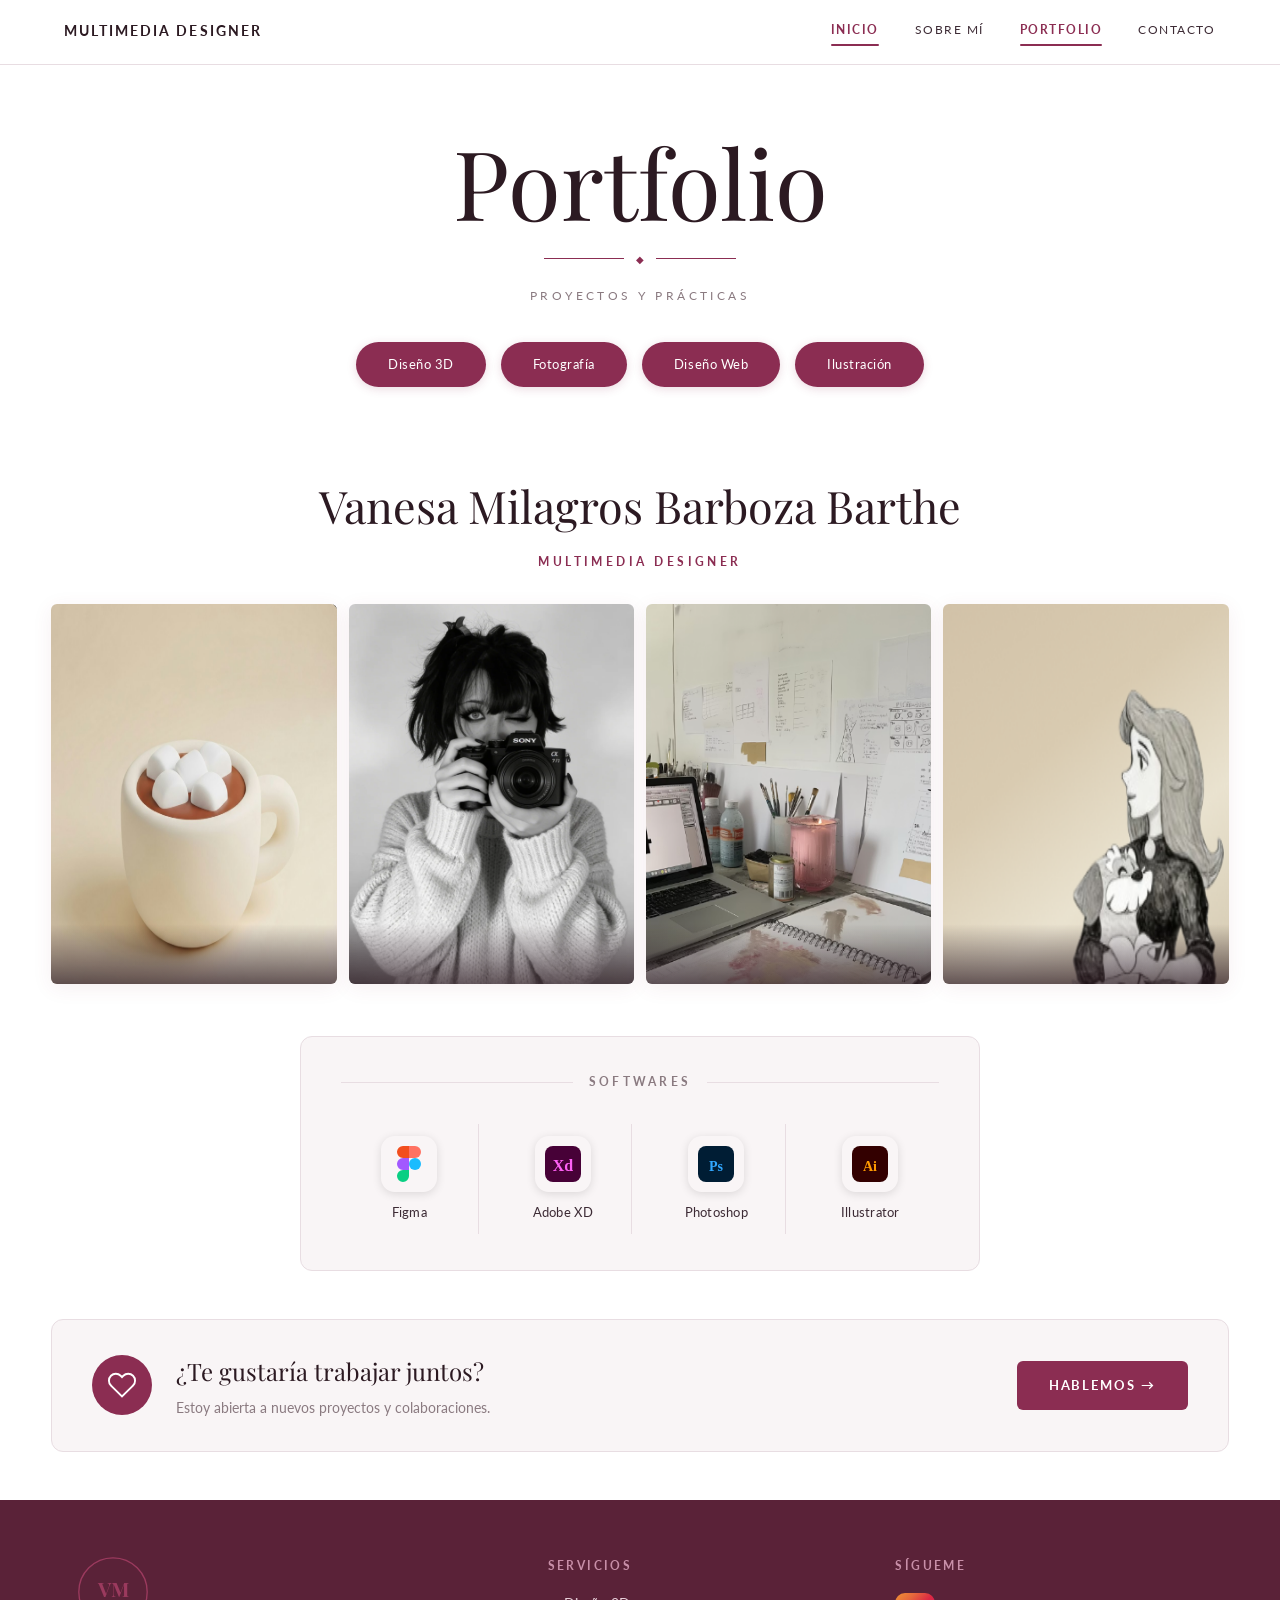
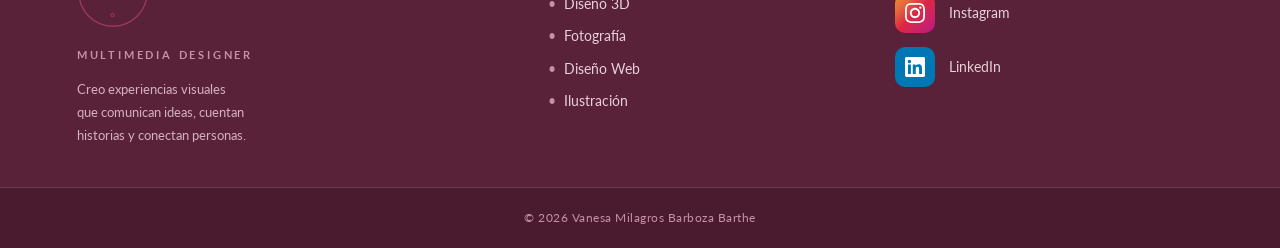
<file: index.html>
<!DOCTYPE html>
<html lang="es">
<head>
  <meta charset="UTF-8" />
  <meta name="viewport" content="width=device-width, initial-scale=1.0" />
  <title>Portfolio – Vanesa Milagros Barboza Barthe</title>
  <link rel="stylesheet" href="styles.css" />
  <link href="https://fonts.googleapis.com/css2?family=Playfair+Display:ital,wght@0,400;0,700;1,400&family=Cormorant+Garamond:wght@300;400;600&family=Lato:wght@300;400;700&display=swap" rel="stylesheet" />
</head>
<body>

  <!-- ===== NAVBAR ===== -->
  <header class="navbar">
    <div class="nav-brand">MULTIMEDIA DESIGNER</div>
    <nav class="nav-links" id="navLinks">
    <a href="index.html" class="active">INICIO</a>
      <a href="sobre-mi.html">SOBRE MÍ</a>
      <a href="portfolio.html" class="active">PORTFOLIO</a>
      <a href="contacto.html">CONTACTO</a>
    </nav>
    <button class="nav-toggle" aria-label="Menú">&#9776;</button>
  </header>

  <!-- ===== HERO PORTFOLIO ===== -->
  <section class="portfolio-hero">
    <h1 class="portfolio-title">Portfolio</h1>
    <div class="title-divider">
      <span class="line"></span>
      <span class="diamond">&#9670;</span>
      <span class="line"></span>
    </div>
    <p class="subtitle">PROYECTOS Y PRÁCTICAS</p>

    <!-- Filter Buttons -->
    <div class="filters">
      <a href="diseño-3d.html" class="filter-btn">Diseño 3D</a>
      <a href="fotografia.html" class="filter-btn">Fotografía</a>
      <a href="diseño-web.html" class="filter-btn">Diseño Web</a>
      <a href="ilustracion.html" class="filter-btn">Ilustración</a>
    </div>
  </section>

    <h2 class="designer-name">Vanesa Milagros Barboza Barthe</h2>
     <p class="designer-role">MULTIMEDIA DESIGNER</p>

  <!-- ===== GALLERY GRID ===== -->
  <section class="gallery">

    <a href="diseño-3d.html" class="gallery-card">
      <img class="card-img" src="img/Portfolio1_1.png" alt="Diseño 3D" />
      <div class="card-overlay">
        <div class="card-icon">
          <svg viewBox="0 0 24 24" fill="none" stroke="currentColor" stroke-width="1.5" width="28" height="28">
            <path d="M21 16V8a2 2 0 0 0-1-1.73l-7-4a2 2 0 0 0-2 0l-7 4A2 2 0 0 0 3 8v8a2 2 0 0 0 1 1.73l7 4a2 2 0 0 0 2 0l7-4A2 2 0 0 0 21 16z"/>
          </svg>
        </div>
        <span class="card-label">Ver Diseño 3D</span>
      </div>
    </a>

    <a href="fotografia.html" class="gallery-card">
      <img class="card-img" src="img/Portfolio1_2.webp" alt="Fotografía" />
      <div class="card-overlay">
        <div class="card-icon">
          <svg viewBox="0 0 24 24" fill="none" stroke="currentColor" stroke-width="1.5" width="28" height="28">
            <path d="M23 19a2 2 0 0 1-2 2H3a2 2 0 0 1-2-2V8a2 2 0 0 1 2-2h4l2-3h6l2 3h4a2 2 0 0 1 2 2z"/>
            <circle cx="12" cy="13" r="4"/>
          </svg>
        </div>
        <span class="card-label">Ver Fotografía</span>
      </div>
    </a>

    <a href="diseño-web.html" class="gallery-card">
      <img class="card-img" src="img/Portfolio1_3.png" alt="Diseño Web" />
      <div class="card-overlay">
        <div class="card-icon">
          <svg viewBox="0 0 24 24" fill="none" stroke="currentColor" stroke-width="1.5" width="28" height="28">
            <rect x="3" y="3" width="18" height="18" rx="2"/>
            <path d="M3 9h18M9 21V9"/>
          </svg>
        </div>
        <span class="card-label">Ver Diseño Web</span>
      </div>
    </a>

    <a href="ilustracion.html" class="gallery-card">
      <img class="card-img" src="img/Portfolio1_4.png" alt="Ilustración" />
      <div class="card-overlay">
        <div class="card-icon">
          <svg viewBox="0 0 24 24" fill="none" stroke="currentColor" stroke-width="1.5" width="28" height="28">
            <path d="M12 20h9"/>
            <path d="M16.5 3.5a2.121 2.121 0 0 1 3 3L7 19l-4 1 1-4L16.5 3.5z"/>
          </svg>
        </div>
        <span class="card-label">Ver Ilustración</span>
      </div>
    </a>

  </section>

  <!-- ===== SOFTWARES ===== -->
  <section class="softwares-section">
    <div class="softwares-inner">
      <div class="section-divider">
        <span class="thin-line"></span>
        <span class="section-label">SOFTWARES</span>
        <span class="thin-line"></span>
      </div>
      <div class="softwares-grid">

        <div class="software-item">
          <div class="software-icon">
            <svg viewBox="0 0 38 57" width="36" height="36" fill="none" xmlns="http://www.w3.org/2000/svg">
              <path d="M19 28.5a9.5 9.5 0 1 1 19 0 9.5 9.5 0 0 1-19 0z" fill="#1ABCFE"/>
              <path d="M0 47.5A9.5 9.5 0 0 1 9.5 38H19v9.5A9.5 9.5 0 1 1 0 47.5z" fill="#0ACF83"/>
              <path d="M19 0v19h9.5a9.5 9.5 0 1 0 0-19H19z" fill="#FF7262"/>
              <path d="M0 9.5A9.5 9.5 0 0 0 9.5 19H19V0H9.5A9.5 9.5 0 0 0 0 9.5z" fill="#F24E1E"/>
              <path d="M0 28.5A9.5 9.5 0 0 0 9.5 38H19V19H9.5A9.5 9.5 0 0 0 0 28.5z" fill="#A259FF"/>
            </svg>
          </div>
          <span>Figma</span>
        </div>

        <div class="software-item">
          <div class="software-icon">
            <svg viewBox="0 0 36 36" width="36" height="36" xmlns="http://www.w3.org/2000/svg">
              <rect width="36" height="36" rx="8" fill="#470137"/>
              <text x="18" y="25" text-anchor="middle" fill="#FF61F6" font-size="16" font-weight="bold" font-family="serif">Xd</text>
            </svg>
          </div>
          <span>Adobe XD</span>
        </div>

        <div class="software-item">
          <div class="software-icon">
            <svg viewBox="0 0 36 36" width="36" height="36" xmlns="http://www.w3.org/2000/svg">
              <rect width="36" height="36" rx="8" fill="#001D34"/>
              <text x="18" y="25" text-anchor="middle" fill="#31A8FF" font-size="14" font-weight="bold" font-family="serif">Ps</text>
            </svg>
          </div>
          <span>Photoshop</span>
        </div>

        <div class="software-item">
          <div class="software-icon">
            <svg viewBox="0 0 36 36" width="36" height="36" xmlns="http://www.w3.org/2000/svg">
              <rect width="36" height="36" rx="8" fill="#330000"/>
              <text x="18" y="25" text-anchor="middle" fill="#FF9A00" font-size="14" font-weight="bold" font-family="serif">Ai</text>
            </svg>
          </div>
          <span>Illustrator</span>
        </div>

      </div>
    </div>
  </section>

  <!-- ===== CTA BANNER ===== -->
  <div class="cta-banner">
    <div class="cta-icon">
      <svg viewBox="0 0 24 24" fill="none" stroke="white" stroke-width="1.5" width="30" height="30">
        <path d="M20.84 4.61a5.5 5.5 0 0 0-7.78 0L12 5.67l-1.06-1.06a5.5 5.5 0 0 0-7.78 7.78l1.06 1.06L12 21.23l7.78-7.78 1.06-1.06a5.5 5.5 0 0 0 0-7.78z"/>
      </svg>
    </div>
    <div class="cta-text">
      <h3>¿Te gustaría trabajar juntos?</h3>
      <p>Estoy abierta a nuevos proyectos y colaboraciones.</p>
    </div>
    <a href="contacto.html" class="cta-btn">HABLEMOS &rarr;</a>
  </div>

  <!-- ===== FOOTER ===== -->
  <footer class="footer">
    <div class="footer-inner">

      <div class="footer-brand">
        <div class="footer-logo">
          <svg viewBox="0 0 80 80" width="72" height="72" xmlns="http://www.w3.org/2000/svg">
            <circle cx="40" cy="40" r="38" fill="none" stroke="#9b3a5e" stroke-width="1.5"/>
            <text x="40" y="46" text-anchor="middle" fill="#9b3a5e" font-size="22" font-weight="700" font-family="'Playfair Display', serif">VM</text>
            <text x="40" y="68" text-anchor="middle" fill="#9b3a5e" font-size="7" font-family="'Lato', sans-serif" letter-spacing="2">✿</text>
          </svg>
        </div>
        <p class="footer-role">MULTIMEDIA DESIGNER</p>
        <p class="footer-tagline">Creo experiencias visuales<br />que comunican ideas, cuentan<br />historias y conectan personas.</p>
      </div>

      <div class="footer-services">
        <h4>SERVICIOS</h4>
        <ul>
          <li><a href="diseño-3d.html">Diseño 3D</a></li>
          <li><a href="fotografia.html">Fotografía</a></li>
          <li><a href="diseño-web.html">Diseño Web</a></li>
          <li><a href="ilustracion.html">Ilustración</a></li>
        </ul>
      </div>

      <div class="footer-social">
        <h4>SÍGUEME</h4>
        <a href="#" class="social-link">
          <div class="social-icon instagram">
            <svg viewBox="0 0 24 24" fill="white" width="20" height="20">
              <path d="M12 2.163c3.204 0 3.584.012 4.85.07 3.252.148 4.771 1.691 4.919 4.919.058 1.265.069 1.645.069 4.849 0 3.205-.012 3.584-.069 4.849-.149 3.225-1.664 4.771-4.919 4.919-1.266.058-1.644.07-4.85.07-3.204 0-3.584-.012-4.849-.07-3.26-.149-4.771-1.699-4.919-4.92-.058-1.265-.07-1.644-.07-4.849 0-3.204.013-3.583.07-4.849.149-3.227 1.664-4.771 4.919-4.919 1.266-.057 1.645-.069 4.849-.069zm0-2.163c-3.259 0-3.667.014-4.947.072-4.358.2-6.78 2.618-6.98 6.98-.059 1.281-.073 1.689-.073 4.948 0 3.259.014 3.668.072 4.948.2 4.358 2.618 6.78 6.98 6.98 1.281.058 1.689.072 4.948.072 3.259 0 3.668-.014 4.948-.072 4.354-.2 6.782-2.618 6.979-6.98.059-1.28.073-1.689.073-4.948 0-3.259-.014-3.667-.072-4.947-.196-4.354-2.617-6.78-6.979-6.98-1.281-.059-1.69-.073-4.949-.073zm0 5.838c-3.403 0-6.162 2.759-6.162 6.162s2.759 6.163 6.162 6.163 6.162-2.759 6.162-6.163c0-3.403-2.759-6.162-6.162-6.162zm0 10.162c-2.209 0-4-1.79-4-4 0-2.209 1.791-4 4-4s4 1.791 4 4c0 2.21-1.791 4-4 4zm6.406-11.845c-.796 0-1.441.645-1.441 1.44s.645 1.44 1.441 1.44c.795 0 1.439-.645 1.439-1.44s-.644-1.44-1.439-1.44z"/>
            </svg>
          </div>
          Instagram
        </a>
        <a href="#" class="social-link">
          <div class="social-icon linkedin">
            <svg viewBox="0 0 24 24" fill="white" width="20" height="20">
              <path d="M20.447 20.452h-3.554v-5.569c0-1.328-.027-3.037-1.852-3.037-1.853 0-2.136 1.445-2.136 2.939v5.667H9.351V9h3.414v1.561h.046c.477-.9 1.637-1.85 3.37-1.85 3.601 0 4.267 2.37 4.267 5.455v6.286zM5.337 7.433c-1.144 0-2.063-.926-2.063-2.065 0-1.138.92-2.063 2.063-2.063 1.14 0 2.064.925 2.064 2.063 0 1.139-.925 2.065-2.064 2.065zm1.782 13.019H3.555V9h3.564v11.452zM22.225 0H1.771C.792 0 0 .774 0 1.729v20.542C0 23.227.792 24 1.771 24h20.451C23.2 24 24 23.227 24 22.271V1.729C24 .774 23.2 0 22.222 0h.003z"/>
            </svg>
          </div>
          LinkedIn
        </a>
      </div>

    </div>

    <div class="footer-bottom">
     <p>© 2026 Vanesa Milagros Barboza Barthe</p>
    </div>
  </footer>

  <script>
    // Mobile nav toggle
    const toggle = document.querySelector('.nav-toggle');
    const navLinks = document.querySelector('.nav-links');
    toggle.addEventListener('click', () => navLinks.classList.toggle('open'));
  </script>

</body>
</html>
</file>
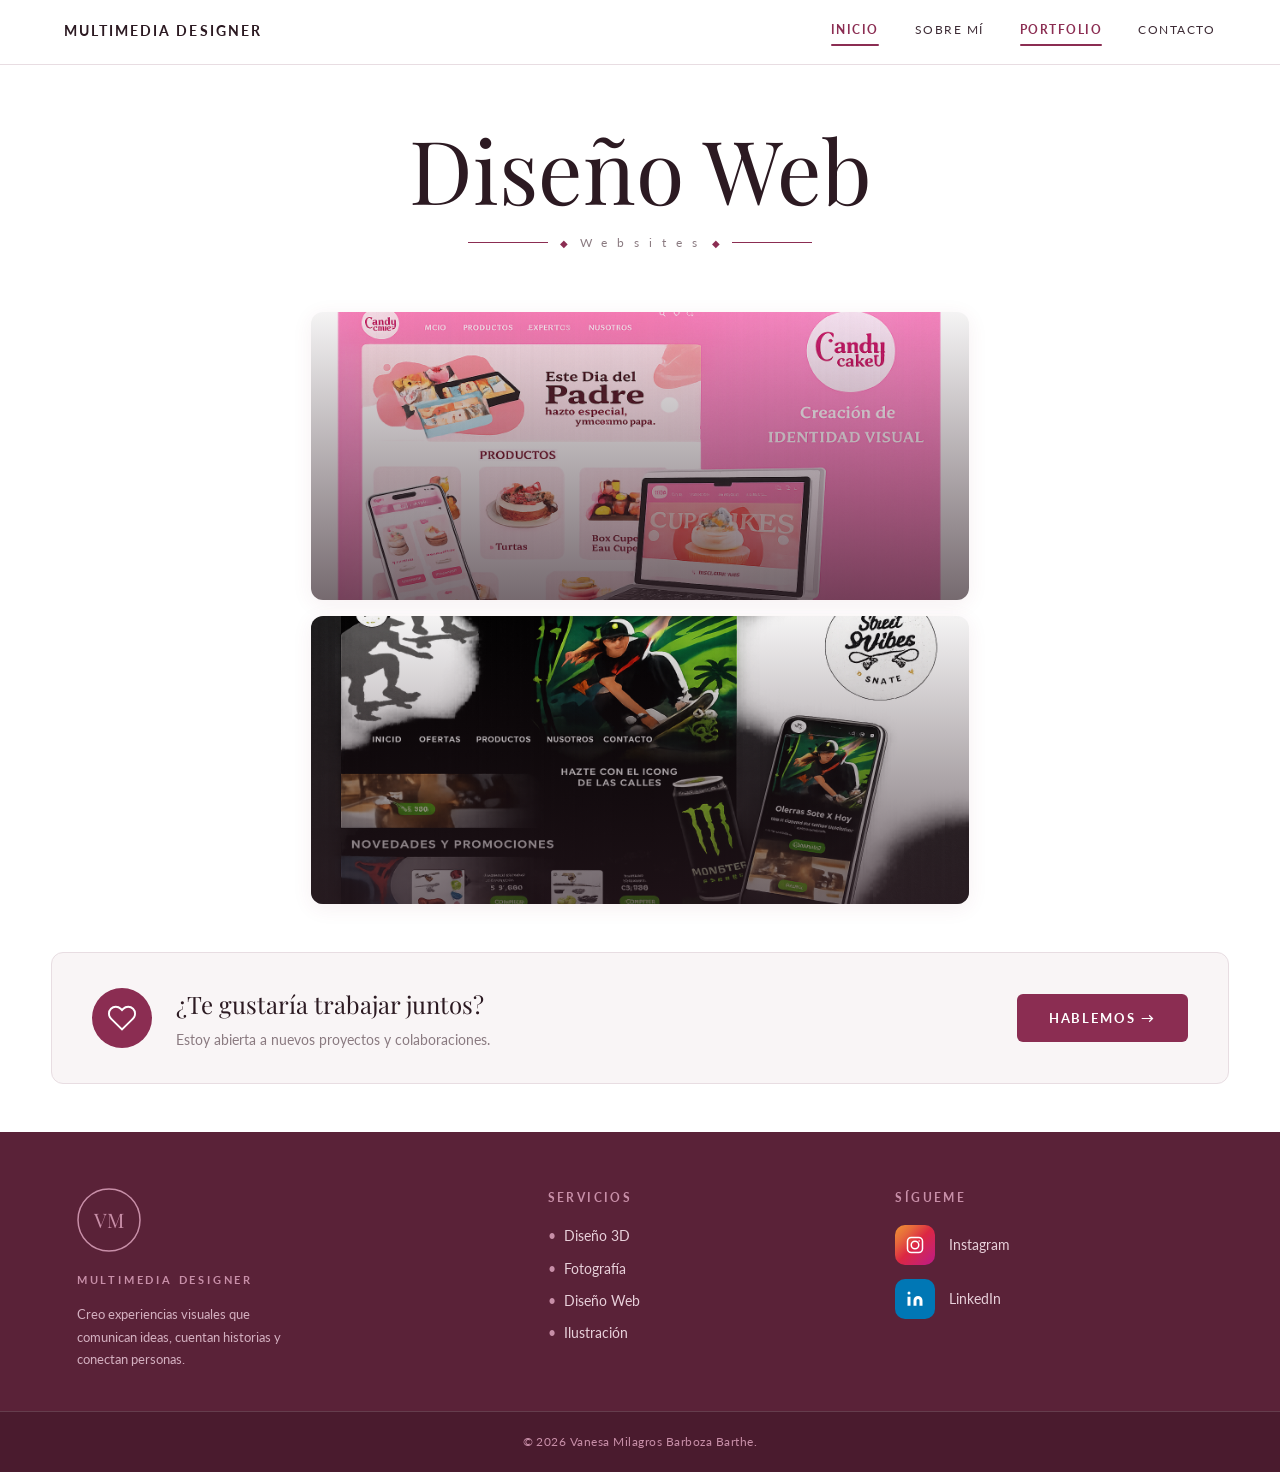
<file: diseño-web.html>
<!DOCTYPE html>
<html lang="es">
<head>
  <meta charset="UTF-8" />
  <meta name="viewport" content="width=device-width, initial-scale=1.0" />
  <title>Diseño Web | Multimedia Designer</title>
  <link href="https://fonts.googleapis.com/css2?family=Playfair+Display:ital,wght@0,400;0,700;1,400&family=Cormorant+Garamond:ital,wght@0,300;0,400;1,300&family=Lato:wght@300;400;700&display=swap" rel="stylesheet" />
  <link rel="stylesheet" href="styles.css" />
</head>
<body>

 <!-- ===== NAVBAR ===== -->
  <header class="navbar">
    <div class="nav-brand">MULTIMEDIA DESIGNER</div>
    <nav class="nav-links" id="navLinks">
    <a href="index.html" class="active">INICIO</a>
      <a href="sobre-mi.html">SOBRE MÍ</a>
      <a href="portfolio.html" class="active">PORTFOLIO</a>
      <a href="contacto.html">CONTACTO</a>
    </nav>
    <button class="nav-toggle" aria-label="Menú">&#9776;</button>
  </header>

  <!-- ═══════════════════════════════════════
       HERO
  ═══════════════════════════════════════ -->
  <section class="subpage-hero">
    <h1 class="subpage-title">Diseño Web</h1>
    <div class="title-divider">
      <span class="line"></span>
      <span class="diamond">◆</span>
      <p class="subtitle" style="margin:0; letter-spacing: 0.3em;">W e b s i t e s</p>
      <span class="diamond">◆</span>
      <span class="line"></span>
    </div>
  </section>

  <!-- ═══════════════════════════════════════
       PROYECTOS – tarjetas apiladas
  ═══════════════════════════════════════ -->
  <section style="display: flex; flex-direction: column; gap: 16px; max-width: 760px; margin: 0 auto; padding: 0 4% 48px;">

    <!-- Proyecto 1: Candy Cake -->
    <div class="subpage-card" style="aspect-ratio: 16 / 7; border-radius: 12px;">
      <img
        src="img/diseño-web/1Disweb.png"
        alt="Proyecto web Candy Cake – identidad visual y e-commerce"
        class="subpage-img"
      />
      <div class="subpage-overlay"></div>
    </div>

    <!-- Proyecto 2: Street / skate (oscuro) -->
    <div class="subpage-card" style="aspect-ratio: 16 / 7; border-radius: 12px;">
      <img
        src="img/diseño-web/2Disweb.png"
        alt="Proyecto web street skate – diseño oscuro con identidad urbana"
        class="subpage-img"
        /><div class="subpage-overlay"></div>
      </div>

  </section>

   <!-- ===== CTA BANNER ===== -->
  <div class="cta-banner">
    <div class="cta-icon">
      <svg viewBox="0 0 24 24" fill="none" stroke="white" stroke-width="1.5" width="30" height="30">
        <path d="M20.84 4.61a5.5 5.5 0 0 0-7.78 0L12 5.67l-1.06-1.06a5.5 5.5 0 0 0-7.78 7.78l1.06 1.06L12 21.23l7.78-7.78 1.06-1.06a5.5 5.5 0 0 0 0-7.78z"/>
      </svg>
    </div>
    <div class="cta-text">
      <h3>¿Te gustaría trabajar juntos?</h3>
      <p>Estoy abierta a nuevos proyectos y colaboraciones.</p>
    </div>
    <a href="contacto.html" class="cta-btn">HABLEMOS &rarr;</a>
  </div>

  <!-- ═══════════════════════════════════════
       FOOTER
  ═══════════════════════════════════════ -->
  <footer class="footer">
    <div class="footer-inner">

      <div class="footer-brand">
        <div class="footer-logo">
          <svg width="64" height="64" viewBox="0 0 64 64" fill="none" xmlns="http://www.w3.org/2000/svg">
            <circle cx="32" cy="32" r="31" stroke="#c88fa8" stroke-width="1.5"/>
            <text x="50%" y="54%" dominant-baseline="middle" text-anchor="middle"
              font-family="Playfair Display, serif" font-size="20" fill="#c88fa8">VM</text>
          </svg>
        </div>
        <p class="footer-role">MULTIMEDIA DESIGNER</p>
        <p class="footer-tagline">
          Creo experiencias visuales que<br />
          comunican ideas, cuentan historias y<br />
          conectan personas.
        </p>
      </div>

     <div class="footer-services">
        <h4>SERVICIOS</h4>
        <ul>
          <li><a href="diseño-3d.html">Diseño 3D</a></li>
          <li><a href="fotografia.html">Fotografía</a></li>
          <li><a href="diseño-web.html">Diseño Web</a></li>
          <li><a href="ilustracion.html">Ilustración</a></li>
        </ul>
      </div>

      <div class="footer-social">
        <h4>SÍGUEME</h4>
        <a href="https://instagram.com" target="_blank" rel="noopener" class="social-link">
          <span class="social-icon instagram">
            <svg width="18" height="18" viewBox="0 0 24 24" fill="none" stroke="#fff" stroke-width="2">
              <rect x="2" y="2" width="20" height="20" rx="5"/>
              <circle cx="12" cy="12" r="5"/>
              <circle cx="17.5" cy="6.5" r="1" fill="#fff" stroke="none"/>
            </svg>
          </span>
          Instagram
        </a>
        <a href="https://linkedin.com" target="_blank" rel="noopener" class="social-link">
          <span class="social-icon linkedin">
            <svg width="18" height="18" viewBox="0 0 24 24" fill="#fff">
              <path d="M16 8a6 6 0 0 1 6 6v7h-4v-7a2 2 0 0 0-2-2 2 2 0 0 0-2 2v7h-4v-7a6 6 0 0 1 6-6z"/>
              <rect x="2" y="9" width="4" height="12"/>
              <circle cx="4" cy="4" r="2"/>
            </svg>
          </span>
          LinkedIn
        </a>
      </div>

    </div>

    <div class="footer-bottom">
      <p>© 2026 Vanesa Milagros Barboza Barthe.</p>
    </div>
  </footer>

</body>
</html>
</file>
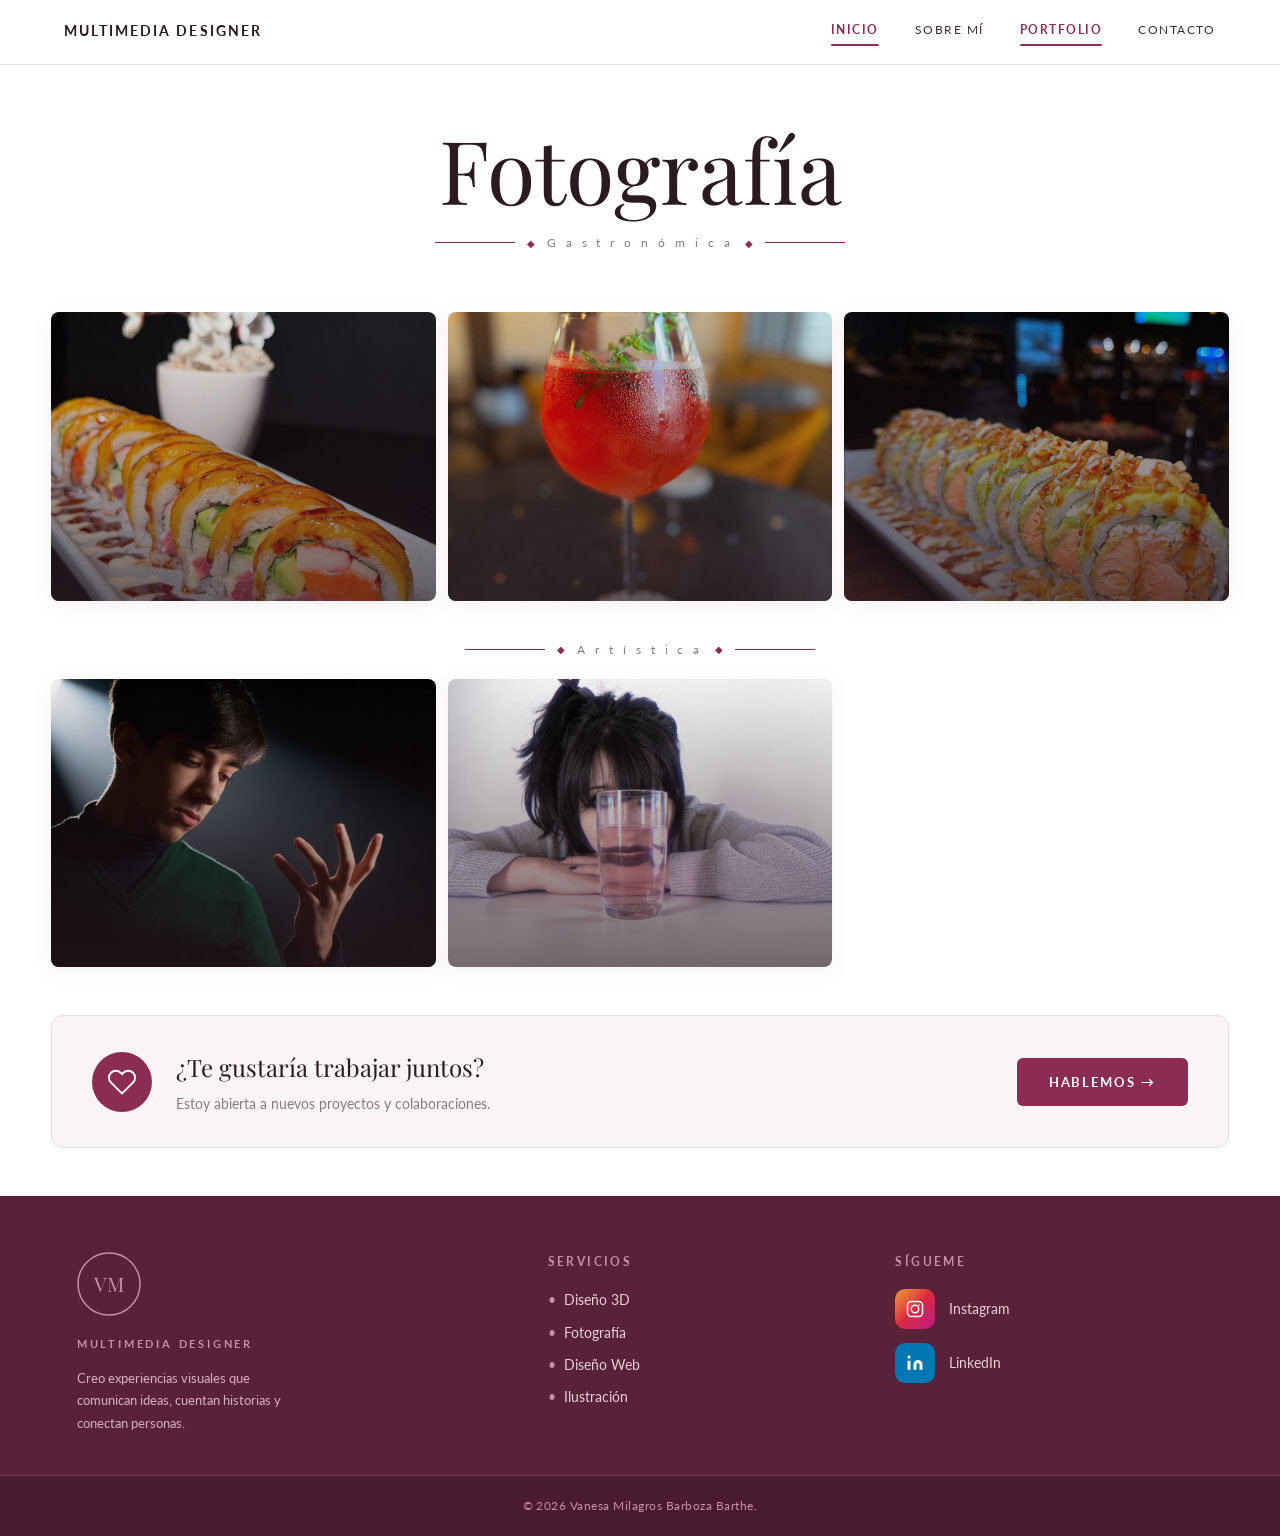
<file: fotografia.html>
<!DOCTYPE html>
<html lang="es">
<head>
  <meta charset="UTF-8" />
  <meta name="viewport" content="width=device-width, initial-scale=1.0" />
  <title>Fotografía | Multimedia Designer</title>
  <link href="https://fonts.googleapis.com/css2?family=Playfair+Display:ital,wght@0,400;0,700;1,400&family=Cormorant+Garamond:ital,wght@0,300;0,400;1,300&family=Lato:wght@300;400;700&display=swap" rel="stylesheet" />
  <link rel="stylesheet" href="styles.css" />
</head>
<body>

  <!-- ===== NAVBAR ===== -->
  <header class="navbar">
    <div class="nav-brand">MULTIMEDIA DESIGNER</div>
    <nav class="nav-links" id="navLinks">
    <a href="index.html" class="active">INICIO</a>
      <a href="sobre-mi.html">SOBRE MÍ</a>
      <a href="portfolio.html" class="active">PORTFOLIO</a>
      <a href="contacto.html">CONTACTO</a>
    </nav>
    <button class="nav-toggle" aria-label="Menú">&#9776;</button>
  </header>
  
  <!-- ═══════════════════════════════════════
       HERO
  ═══════════════════════════════════════ -->
  <section class="subpage-hero">
    <h1 class="subpage-title">Fotografía</h1>
    <div class="title-divider">
      <span class="line"></span>
      <span class="diamond">◆</span>
      <p class="subtitle" style="margin:0; letter-spacing: 0.3em;">G a s t r o n ó m i c a</p>
      <span class="diamond">◆</span>
      <span class="line"></span>
    </div>
  </section>

  <!-- ═══════════════════════════════════════
       GALERÍA GASTRONÓMICA – 3 columnas
  ═══════════════════════════════════════ -->
  <section class="subpage-gallery" style="padding-bottom: 20px;">

    <div class="subpage-card">
      <img src="img/fotografia/1Fotografia.jpg" alt="Fotografía gastronómica - sushi rolls" class="subpage-img" />
      <div class="subpage-overlay">
      </div>
    </div>

    <div class="subpage-card">
      <img src="img/fotografia/2Fotografia.jpg" alt="Fotografía gastronómica - cóctel" class="subpage-img" />
      <div class="subpage-overlay"></div>
    </div>

    <div class="subpage-card">
      <img src="img/fotografia/3Fotografia.jpg" alt="Fotografía gastronómica - sushi con flores" class="subpage-img" />
      <div class="subpage-overlay"></div>
    </div>

  </section>

  <!-- ═══════════════════════════════════════
       SEPARADOR ARTÍSTICA
  ═══════════════════════════════════════ -->
  <div style="text-align:center; padding: 8px 0 0;">
    <div class="title-divider">
      <span class="line"></span>
      <span class="diamond">◆</span>
      <p class="subtitle" style="margin:0; letter-spacing: 0.3em;">A r t í s t i c a</p>
      <span class="diamond">◆</span>
      <span class="line"></span>
    </div>
  </div>

  <!-- ═══════════════════════════════════════
       GALERÍA ARTÍSTICA – 2 columnas centradas
  ═══════════════════════════════════════ -->
  <section class="subpage-gallery artistic">

    <div class="subpage-card">
      <img src="img/fotografia/4Fotografia.png" alt="Fotografía artística - retrato con luz" class="subpage-img" />
      <div class="subpage-overlay"></div>
    </div>

    <div class="subpage-card">
      <img src="img/fotografia/5Fotografia.png" alt="Fotografía artística - retrato femenino" class="subpage-img" />
      <div class="subpage-overlay"></div>
    </div>

  </section>

   <!-- ===== CTA BANNER ===== -->
  <div class="cta-banner">
    <div class="cta-icon">
      <svg viewBox="0 0 24 24" fill="none" stroke="white" stroke-width="1.5" width="30" height="30">
        <path d="M20.84 4.61a5.5 5.5 0 0 0-7.78 0L12 5.67l-1.06-1.06a5.5 5.5 0 0 0-7.78 7.78l1.06 1.06L12 21.23l7.78-7.78 1.06-1.06a5.5 5.5 0 0 0 0-7.78z"/>
      </svg>
    </div>
    <div class="cta-text">
      <h3>¿Te gustaría trabajar juntos?</h3>
      <p>Estoy abierta a nuevos proyectos y colaboraciones.</p>
    </div>
    <a href="contacto.html" class="cta-btn">HABLEMOS &rarr;</a>
  </div>

  <!-- ═══════════════════════════════════════
       FOOTER
  ═══════════════════════════════════════ -->
  <footer class="footer">
    <div class="footer-inner">

      <div class="footer-brand">
        <div class="footer-logo">
          <svg width="64" height="64" viewBox="0 0 64 64" fill="none" xmlns="http://www.w3.org/2000/svg">
            <circle cx="32" cy="32" r="31" stroke="#c88fa8" stroke-width="1.5"/>
            <text x="50%" y="54%" dominant-baseline="middle" text-anchor="middle"
              font-family="Playfair Display, serif" font-size="20" fill="#c88fa8">VM</text>
          </svg>
        </div>
        <p class="footer-role">MULTIMEDIA DESIGNER</p>
        <p class="footer-tagline">
          Creo experiencias visuales que<br />
          comunican ideas, cuentan historias y<br />
          conectan personas.
        </p>
      </div>
 <!-- Services -->
    <div class="footer-services">
        <h4>SERVICIOS</h4>
        <ul>
          <li><a href="diseño-3d.html">Diseño 3D</a></li>
          <li><a href="fotografia.html">Fotografía</a></li>
          <li><a href="diseño-web.html">Diseño Web</a></li>
          <li><a href="ilustracion.html">Ilustración</a></li>
        </ul>
      </div>

      <div class="footer-social">
        <h4>SÍGUEME</h4>
        <a href="https://instagram.com" target="_blank" rel="noopener" class="social-link">
          <span class="social-icon instagram">
            <svg width="18" height="18" viewBox="0 0 24 24" fill="none" stroke="#fff" stroke-width="2">
              <rect x="2" y="2" width="20" height="20" rx="5"/>
              <circle cx="12" cy="12" r="5"/>
              <circle cx="17.5" cy="6.5" r="1" fill="#fff" stroke="none"/>
            </svg>
          </span>
          Instagram
        </a>
        <a href="https://linkedin.com" target="_blank" rel="noopener" class="social-link">
          <span class="social-icon linkedin">
            <svg width="18" height="18" viewBox="0 0 24 24" fill="#fff">
              <path d="M16 8a6 6 0 0 1 6 6v7h-4v-7a2 2 0 0 0-2-2 2 2 0 0 0-2 2v7h-4v-7a6 6 0 0 1 6-6z"/>
              <rect x="2" y="9" width="4" height="12"/>
              <circle cx="4" cy="4" r="2"/>
            </svg>
          </span>
          LinkedIn
        </a>
      </div>

    </div>

    <div class="footer-bottom">
      <p>© 2026 Vanesa Milagros Barboza Barthe.</p>
    </div>
  </footer>

</body>
</html>
</file>
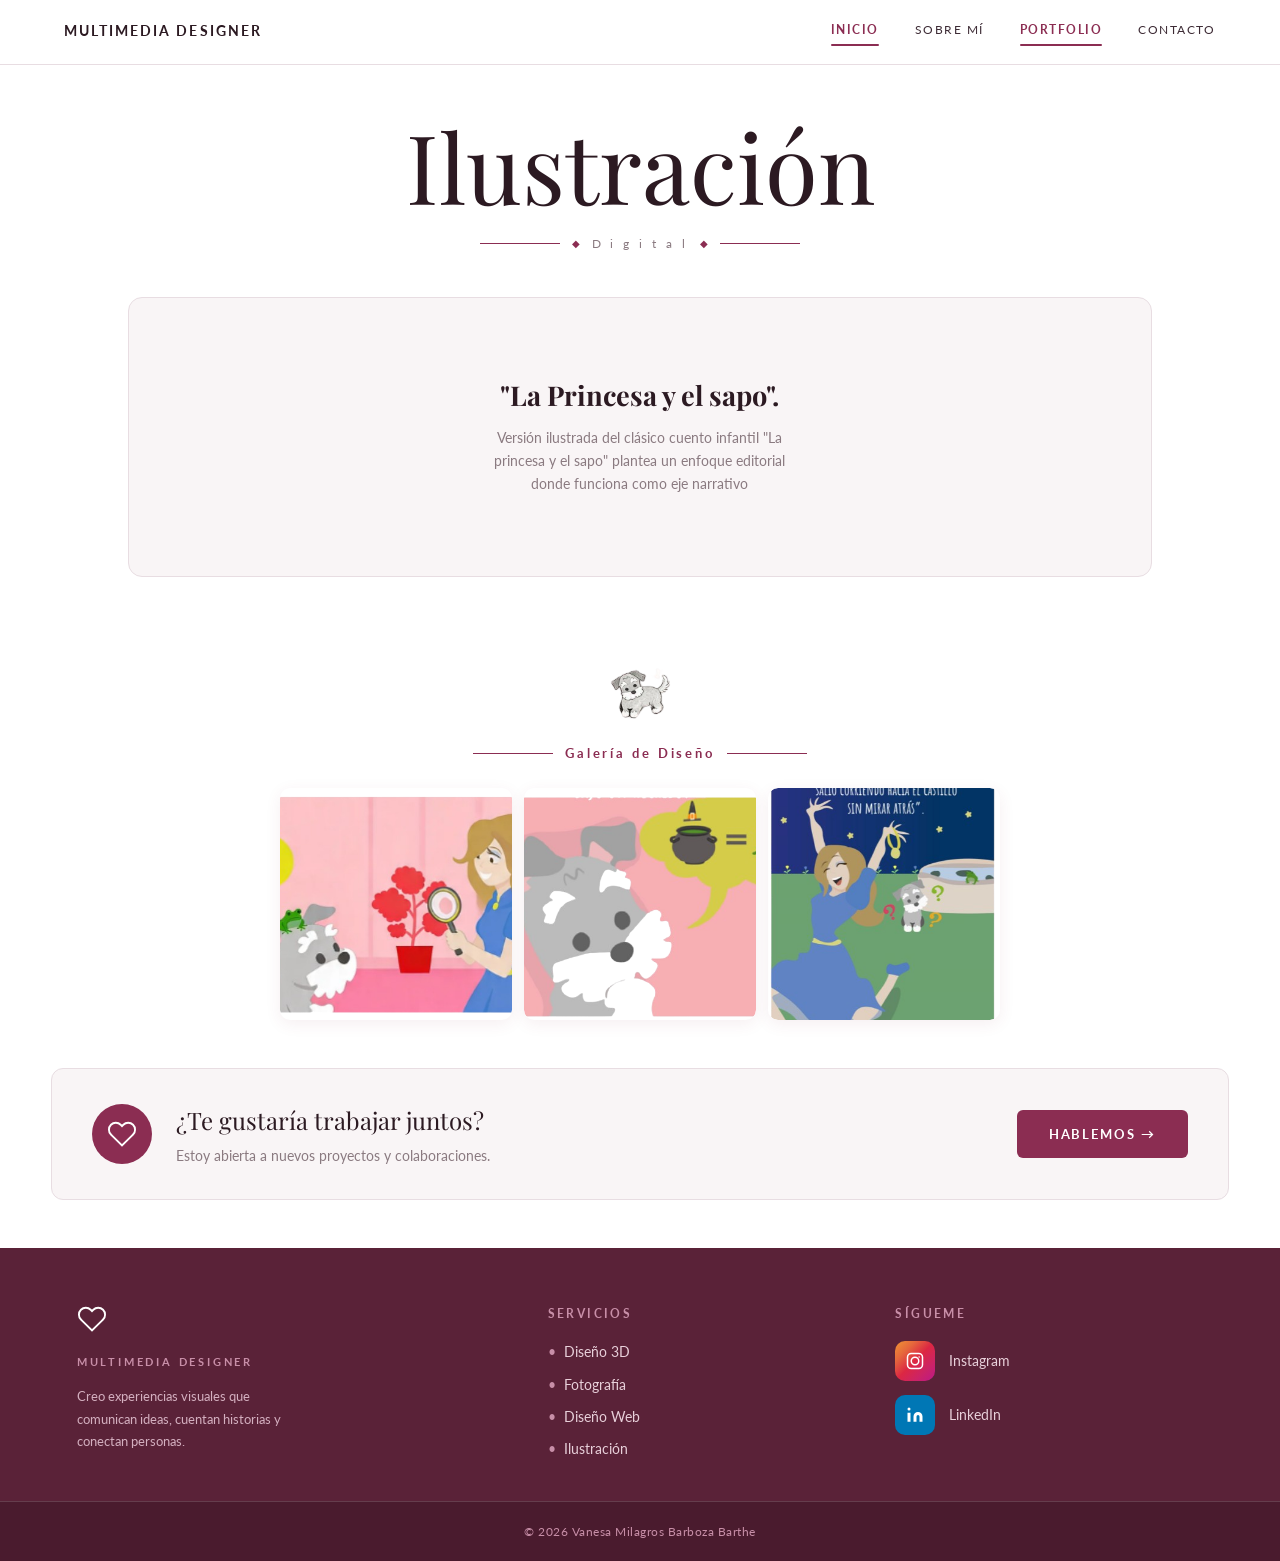
<file: ilustracion.html>
<!DOCTYPE html>
<html lang="es">
<head>
  <meta charset="UTF-8" />
  <meta name="viewport" content="width=device-width, initial-scale=1.0" />
  <title>Ilustración Digital | Multimedia Designer</title>
  <link href="https://fonts.googleapis.com/css2?family=Playfair+Display:ital,wght@0,400;0,700;1,400&family=Cormorant+Garamond:ital,wght@0,300;0,400;1,300&family=Lato:wght@300;400;700&display=swap" rel="stylesheet" />
  <link rel="stylesheet" href="styles.css" />
</head>
<body>

 <!-- ===== NAVBAR ===== -->
  <header class="navbar">
    <div class="nav-brand">MULTIMEDIA DESIGNER</div>
    <nav class="nav-links" id="navLinks">
    <a href="index.html" class="active">INICIO</a>
      <a href="sobre-mi.html">SOBRE MÍ</a>
      <a href="portfolio.html" class="active">PORTFOLIO</a>
      <a href="contacto.html">CONTACTO</a>
    </nav>
    <button class="nav-toggle" aria-label="Menú">&#9776;</button>
  </header>
  
  <!-- ═══════════════════════════════════════
       HERO
  ═══════════════════════════════════════ -->
  <section class="ilus-hero">
    <h1 class="ilus-title">Ilustración</h1>
    <div class="title-divider">
      <span class="line"></span>
      <span class="diamond">◆</span>
      <p class="subtitle" style="margin:0; letter-spacing: 0.3em;">D i g i t a l</p>
      <span class="diamond">◆</span>
      <span class="line"></span>
    </div>
  </section>

  <!-- ═══════════════════════════════════════
       FEATURED BANNER – La Princesa y el Sapo
  ═══════════════════════════════════════ -->
  <div style="max-width:1100px; margin: 0 auto; padding: 0 3% 20px;">
    <div class="ilus-featured">

      <!-- Imagen izquierda: libro -->
      <div class="featured-left"></div>

      <!-- Texto central -->
      <div class="featured-center">
        <h2 class="featured-title">"La Princesa y el sapo".</h2>
        <p class="featured-desc">
          Versión ilustrada del clásico cuento infantil "La princesa y el sapo"
          plantea un enfoque editorial donde funciona como eje narrativo
        </p>
        </a>
      </div>

      <div class="featured-right"></div>
    </div>
  </div>

  <!-- ═══════════════════════════════════════
       GALERÍA DE DISEÑO
  ═══════════════════════════════════════ -->
  <section class="ilus-gallery-section">

    <!-- Perrito decorativo -->
    <div class="ilus-dog">
      <img src="img/ilustracion/2Ilustracion.png" alt="Perrito ilustrado decorativo" />
    </div>

    <!-- Encabezado con líneas -->
    <div class="title-divider" style="margin-bottom: 24px;">
      <span class="line"></span>
      <span class="gallery-section-title">Galería&nbsp;de&nbsp;Diseño</span>
      <span class="line"></span>
    </div>

    <!-- Grid de 3 tarjetas -->
    <div class="ilus-gallery">

      <div class="ilus-card">
        <img src="img/ilustracion/3Ilustracion.png" alt="Ilustración Hola Amigo con personajes animales" />
      </div>

      <div class="ilus-card">
        <img src="img/ilustracion/4Ilustracion.png" alt="Ilustración del perrito schnauzer con personajes" />
      </div>

      <div class="ilus-card">
        <img src="img/ilustracion/5Ilustracion.png" alt="Ilustración nocturna con mensaje motivacional" />
      </div>

    </div>
  </section>

  <!-- ===== CTA BANNER ===== -->
  <div class="cta-banner">
    <div class="cta-icon">
      <svg viewBox="0 0 24 24" fill="none" stroke="white" stroke-width="1.5" width="30" height="30">
        <path d="M20.84 4.61a5.5 5.5 0 0 0-7.78 0L12 5.67l-1.06-1.06a5.5 5.5 0 0 0-7.78 7.78l1.06 1.06L12 21.23l7.78-7.78 1.06-1.06a5.5 5.5 0 0 0 0-7.78z"/>
      </svg>
    </div>
    <div class="cta-text">
      <h3>¿Te gustaría trabajar juntos?</h3>
      <p>Estoy abierta a nuevos proyectos y colaboraciones.</p>
    </div>
    <a href="contacto.html" class="cta-btn">HABLEMOS &rarr;</a>
  </div>

  <!-- ═══════════════════════════════════════
       FOOTER
  ═══════════════════════════════════════ -->
  <footer class="footer">
    <div class="footer-inner">

      <!-- Logo / marca -->
      <div class="footer-brand">
        <div class="footer-logo">
          <!-- Reemplazá con tu img real si tenés: <img src="assets/logo-vm.png" alt="VM Logo" width="64" /> -->
          <svg viewBox="0 0 24 24" fill="none" stroke="white" stroke-width="1.5" width="30" height="30">
        <path d="M20.84 4.61a5.5 5.5 0 0 0-7.78 0L12 5.67l-1.06-1.06a5.5 5.5 0 0 0-7.78 7.78l1.06 1.06L12 21.23l7.78-7.78 1.06-1.06a5.5 5.5 0 0 0 0-7.78z"/>
      </svg>
        </div>
        <p class="footer-role">MULTIMEDIA DESIGNER</p>
        <p class="footer-tagline">
          Creo experiencias visuales que<br />
          comunican ideas, cuentan historias y<br />
          conectan personas.
        </p>
      </div>

      <!-- Services -->
      <div class="footer-services">
        <h4>SERVICIOS</h4>
        <ul>
          <li><a href="diseño-3d.html">Diseño 3D</a></li>
          <li><a href="fotografia.html">Fotografía</a></li>
          <li><a href="diseño-web.html">Diseño Web</a></li>
          <li><a href="ilustracion.html">Ilustración</a></li>
        </ul>
      </div>

      <!-- Redes sociales -->
      <div class="footer-social">
        <h4>SÍGUEME</h4>
        <a href="https://instagram.com" target="_blank" rel="noopener" class="social-link">
          <span class="social-icon instagram">
            <svg width="18" height="18" viewBox="0 0 24 24" fill="none" stroke="#fff" stroke-width="2">
              <rect x="2" y="2" width="20" height="20" rx="5"/>
              <circle cx="12" cy="12" r="5"/>
              <circle cx="17.5" cy="6.5" r="1" fill="#fff" stroke="none"/>
            </svg>
          </span>
          Instagram
        </a>
        <a href="https://linkedin.com" target="_blank" rel="noopener" class="social-link">
          <span class="social-icon linkedin">
            <svg width="18" height="18" viewBox="0 0 24 24" fill="#fff">
              <path d="M16 8a6 6 0 0 1 6 6v7h-4v-7a2 2 0 0 0-2-2 2 2 0 0 0-2 2v7h-4v-7a6 6 0 0 1 6-6z"/>
              <rect x="2" y="9" width="4" height="12"/>
              <circle cx="4" cy="4" r="2"/>
            </svg>
          </span>
          LinkedIn
        </a>
      </div>

    </div>

    <div class="footer-bottom">
      <p>© 2026 Vanesa Milagros Barboza Barthe</p>
    </div>
  </footer>

</body>
</html>
</body>
</html>
</file>
<file: styles.css>
/* ============================================
   VARIABLES & RESET
   ============================================ */
:root {
  --color-primary:   #8b2d52;   /* deep wine/mauve */
  --color-primary-light: #a3446a;
  --color-accent:    #9b3a5e;
  --color-dark:      #2c1a22;
  --color-text:      #3d2b35;
  --color-muted:     #8a7a80;
  --color-bg:        #ffffff;
  --color-bg-soft:   #f9f5f6;
  --color-border:    #e8dde2;
  --color-footer:    #5a2238;

  --font-display: 'Playfair Display', Georgia, serif;
  --font-serif:   'Cormorant Garamond', Georgia, serif;
  --font-sans:    'Lato', Helvetica, Arial, sans-serif;

  --radius: 6px;
  --transition: 0.35s ease;
}

*, *::before, *::after {
  box-sizing: border-box;
  margin: 0;
  padding: 0;
}

html { scroll-behavior: smooth; }

body {
  font-family: var(--font-sans);
  color: var(--color-text);
  background: var(--color-bg);
  line-height: 1.6;
  -webkit-font-smoothing: antialiased;
}

a {
  text-decoration: none;
  color: inherit;
}

/* ============================================
   NAVBAR
   ============================================ */
.navbar {
  display: flex;
  align-items: center;
  justify-content: space-between;
  padding: 20px 5%;
  border-bottom: 1px solid var(--color-border);
  position: sticky;
  top: 0;
  background: var(--color-bg);
  z-index: 100;
  gap: 16px;
}

.nav-brand {
  font-family: var(--font-sans);
  font-size: 0.85rem;
  font-weight: 700;
  letter-spacing: 0.15em;
  color: var(--color-dark);
  white-space: nowrap;
}

.nav-links {
  display: flex;
  gap: 36px;
  align-items: center;
}

.nav-links a {
  font-size: 0.78rem;
  font-weight: 400;
  letter-spacing: 0.12em;
  color: var(--color-text);
  transition: color var(--transition);
  position: relative;
  padding-bottom: 4px;
}

.nav-links a:hover { color: var(--color-primary); }

.nav-links a.active {
  color: var(--color-primary);
  font-weight: 700;
}

.nav-links a.active::after {
  content: '';
  position: absolute;
  bottom: -2px;
  left: 0;
  width: 100%;
  height: 2px;
  background: var(--color-primary);
  border-radius: 2px;
}

.nav-toggle {
  display: none;
  background: none;
  border: none;
  font-size: 1.4rem;
  cursor: pointer;
  color: var(--color-dark);
}

/* ============================================
   PORTFOLIO HERO
   ============================================ */
.portfolio-hero {
  text-align: center;
  padding: 64px 5% 48px;
}

.portfolio-title {
  font-family: var(--font-display);
  font-size: clamp(3.5rem, 8vw, 6rem);
  font-weight: 400;
  color: var(--color-dark);
  line-height: 1.1;
  margin-bottom: 16px;
}

/* Divider with diamond */
.title-divider {
  display: flex;
  align-items: center;
  justify-content: center;
  gap: 12px;
  margin: 12px auto 20px;
  width: fit-content;
}

.title-divider .line {
  display: block;
  width: 80px;
  height: 1px;
  background: var(--color-primary);
}

.title-divider .diamond {
  color: var(--color-primary);
  font-size: 0.65rem;
}

.subtitle {
  font-family: var(--font-sans);
  font-size: 0.72rem;
  letter-spacing: 0.3em;
  color: var(--color-muted);
  margin-bottom: 36px;
}

/* ============================================
   FILTER BUTTONS
   ============================================ */
.filters {
  display: flex;
  justify-content: center;
  gap: 15px;
  margin-bottom: 35px;
  flex-wrap: wrap;
}

.filter-btn {
  font-family: var(--font-sans);
  font-size: 0.82rem;
  font-weight: 400;
  letter-spacing: 0.04em;
  padding: 12px 32px;
  border: none;
  border-radius: 50px;
  background: var(--color-primary);
  color: #fff;
  cursor: pointer;
  transition: background var(--transition), transform var(--transition), box-shadow var(--transition);
  box-shadow: 0 2px 10px rgba(139, 45, 82, 0.18);
}

.filter-btn:hover {
  background: var(--color-primary-light);
  transform: translateY(-2px);
  box-shadow: 0 6px 18px rgba(139, 45, 82, 0.28);
}

.filter-btn.active {
  background: var(--color-dark);
  box-shadow: 0 4px 14px rgba(44, 26, 34, 0.25);
}

/* ============================================
   GALLERY
   ============================================ */
.gallery {
  display: grid;
  grid-template-columns: repeat(4, 1fr);
  gap: 12px;
  padding: 32px 4%;
}

.gallery-card {
  position: relative;
  overflow: hidden;
  border-radius: var(--radius);
  aspect-ratio: 3 / 4;
  cursor: pointer;
  box-shadow: 0 4px 20px rgba(139, 45, 82, 0.08);
}

.card-img {
  width: 100%;
  height: 100%;
  background-size: cover;
  background-position: center;
  transition: transform 0.5s ease;
}

.gallery-card:hover .card-img {
  transform: scale(1.07);
}

/* Dark overlay */
.card-overlay {
  position: absolute;
  inset: 0;
  background: linear-gradient(
    to bottom,
    rgba(44, 26, 34, 0.1) 0%,
    rgba(44, 26, 34, 0.72) 100%
  );
  display: flex;
  flex-direction: column;
  align-items: center;
  justify-content: center;
  gap: 10px;
  opacity: 0;
  transition: opacity var(--transition);
}

.gallery-card:hover .card-overlay {
  opacity: 1;
}

.card-label {
  position: absolute;
  bottom: 18px;
  left: 0;
  right: 0;
  text-align: center;
  color: #fff;
  font-size: 0.82rem;
  letter-spacing: 0.05em;
  font-family: var(--font-sans);
  font-weight: 400;
  opacity: 1;
}

.card-icon {
  width: 52px;
  height: 52px;
  border-radius: 50%;
  background: rgba(255,255,255,0.18);
  backdrop-filter: blur(4px);
  display: flex;
  align-items: center;
  justify-content: center;
  border: 1.5px solid rgba(255,255,255,0.4);
  color: #fff;
  margin-top: -20px;
}

.gallery-card::after {
  content: attr(data-label);
  position: absolute;
  bottom: 0;
  left: 0;
  right: 0;
  background: linear-gradient(transparent, rgba(44, 26, 34, 0.7));
  height: 60px;
  pointer-events: none;
}

/* ============================================
   ABOUT STRIP
   ============================================ */
.about-strip {
  text-align: center;
  padding: 60px 5% 40px;
  background: var(--color-bg);
}

.designer-name {
  font-family: var(--font-display);
  font-size: clamp(1.8rem, 4vw, 2.8rem);
  font-weight: 400;
  color: var(--color-dark);
  margin-bottom: 12px;
  text-align: center;
}

.designer-role {
  font-family: var(--font-sans);
  font-size: 0.72rem;
  letter-spacing: 0.3em;
  color: var(--color-primary);
  margin-top: 8px;
  font-weight: 700;
  text-align: center;
}

/* ============================================
   SOFTWARES
   ============================================ */
.softwares-section {
  padding: 20px 5% 48px;
  background: var(--color-bg);
}

.softwares-inner {
  max-width: 680px;
  margin: 0 auto;
  background: var(--color-bg-soft);
  border: 1px solid var(--color-border);
  border-radius: 12px;
  padding: 36px 40px;
}

.section-divider {
  display: flex;
  align-items: center;
  gap: 16px;
  margin-bottom: 32px;
}

.thin-line {
  flex: 1;
  height: 1px;
  background: var(--color-border);
}

.section-label {
  font-family: var(--font-sans);
  font-size: 0.72rem;
  letter-spacing: 0.28em;
  color: var(--color-muted);
  white-space: nowrap;
  font-weight: 700;
}

.softwares-grid {
  display: grid;
  grid-template-columns: repeat(4, 1fr);
  gap: 16px;
  text-align: center;
}

.software-item {
  display: flex;
  flex-direction: column;
  align-items: center;
  gap: 10px;
  padding: 12px 8px;
}

.software-item span {
  font-size: 0.8rem;
  color: var(--color-text);
  letter-spacing: 0.02em;
}

.software-icon {
  width: 56px;
  height: 56px;
  border-radius: 14px;
  display: flex;
  align-items: center;
  justify-content: center;
  overflow: hidden;
  box-shadow: 0 2px 10px rgba(0,0,0,0.12);
}

.softwares-grid .software-item:not(:last-child) {
  border-right: 1px solid var(--color-border);
}

/* ============================================
   CTA BANNER
   ============================================ */
.cta-banner {
  margin: 0 4% 48px;
  background: var(--color-bg-soft);
  border: 1px solid var(--color-border);
  border-radius: 12px;
  padding: 32px 40px;
  display: flex;
  align-items: center;
  gap: 24px;
  flex-wrap: wrap;
}

.cta-icon {
  width: 60px;
  height: 60px;
  background: var(--color-primary);
  border-radius: 50%;
  display: flex;
  align-items: center;
  justify-content: center;
  flex-shrink: 0;
}

.cta-text {
  flex: 1;
  min-width: 220px;
}

.cta-text h3 {
  font-family: var(--font-display);
  font-size: 1.5rem;
  font-weight: 400;
  color: var(--color-dark);
  margin-bottom: 6px;
}

.cta-text p {
  font-size: 0.87rem;
  color: var(--color-muted);
  line-height: 1.6;
}

.cta-btn {
  display: inline-flex;
  align-items: center;
  gap: 8px;
  background: var(--color-primary);
  color: #fff;
  font-family: var(--font-sans);
  font-size: 0.8rem;
  font-weight: 700;
  letter-spacing: 0.15em;
  padding: 14px 32px;
  border-radius: var(--radius);
  transition: background var(--transition), transform var(--transition);
  white-space: nowrap;
}

.cta-btn:hover {
  background: var(--color-primary-light);
  transform: translateX(3px);
}

/* ============================================
   FOOTER
   ============================================ */
.footer {
  background: var(--color-footer);
}

.footer-inner {
  display: grid;
  grid-template-columns: 1.4fr 1fr 1fr;
  gap: 40px;
  padding: 56px 6% 40px;
}

.footer-logo {
  margin-bottom: 12px;
}

.footer-role {
  font-size: 0.7rem;
  letter-spacing: 0.25em;
  color: #c88fa8;
  font-weight: 700;
  margin-bottom: 14px;
}

.footer-tagline {
  font-size: 0.84rem;
  color: #d4b0c0;
  line-height: 1.7;
}

.footer-services h4,
.footer-social h4 {
  font-family: var(--font-sans);
  font-size: 0.75rem;
  letter-spacing: 0.2em;
  color: #c88fa8;
  font-weight: 700;
  margin-bottom: 18px;
}

.footer-services ul {
  list-style: none;
  display: flex;
  flex-direction: column;
  gap: 10px;
}

.footer-services li {
  font-size: 0.87rem;
  color: #e8d0da;
  position: relative;
  padding-left: 16px;
}

.footer-services li::before {
  content: '•';
  position: absolute;
  left: 0;
  color: #c88fa8;
}

.footer-social {
  display: flex;
  flex-direction: column;
}

.social-link {
  display: flex;
  align-items: center;
  gap: 14px;
  font-size: 0.87rem;
  color: #e8d0da;
  margin-bottom: 14px;
  transition: color var(--transition);
}

.social-link:hover { color: #fff; }

.social-icon {
  width: 40px;
  height: 40px;
  border-radius: 10px;
  display: flex;
  align-items: center;
  justify-content: center;
  flex-shrink: 0;
}

.social-icon.instagram {
  background: linear-gradient(135deg, #f09433 0%, #e6683c 25%, #dc2743 50%, #cc2366 75%, #bc1888 100%);
}

.social-icon.linkedin {
  background: #0077B5;
}

.footer-bottom {
  border-top: 1px solid rgba(255,255,255,0.15);
  text-align: center;
  padding: 20px 6%;
  background: #4a1b2e;
}

.footer-bottom p {
  font-size: 0.78rem;
  color: #c88fa8;
  letter-spacing: 0.04em;
}

/* ============================================
   RESPONSIVE – TABLET (900px)
   ============================================ */
@media (max-width: 900px) {
  .gallery {
    grid-template-columns: repeat(2, 1fr);
    padding: 24px 4%;
  }

  .softwares-grid {
    grid-template-columns: repeat(2, 1fr);
  }

  .softwares-grid .software-item:nth-child(2) {
    border-right: none;
  }

  .softwares-grid .software-item:nth-child(1),
  .softwares-grid .software-item:nth-child(2) {
    border-bottom: 1px solid var(--color-border);
    padding-bottom: 20px;
  }

  .footer-inner {
    grid-template-columns: 1fr 1fr;
    gap: 32px;
  }

  .footer-brand {
    grid-column: 1 / -1;
    text-align: center;
  }
}

/* ============================================
   RESPONSIVE – MOBILE (600px)
   ============================================ */
@media (max-width: 600px) {
  .nav-links { display: none; }
  .nav-toggle { display: block; }

  .nav-links.open {
    display: flex;
    flex-direction: column;
    position: absolute;
    top: 65px;
    left: 0;
    right: 0;
    background: var(--color-bg);
    padding: 20px 5%;
    border-bottom: 1px solid var(--color-border);
    gap: 20px;
    z-index: 99;
  }

  .portfolio-hero { padding: 40px 5% 32px; }

  .filters { gap: 8px; }
  .filter-btn { font-size: 0.75rem; padding: 10px 22px; }

  .gallery {
    grid-template-columns: repeat(2, 1fr);
    padding: 16px 3%;
    gap: 8px;
  }

  .softwares-inner { padding: 24px 20px; }

  .softwares-grid {
    grid-template-columns: repeat(2, 1fr);
    gap: 12px;
  }

  .softwares-grid .software-item:nth-child(odd) {
    border-right: 1px solid var(--color-border);
  }
  .softwares-grid .software-item:nth-child(even) {
    border-right: none;
  }

  .cta-banner {
    margin: 0 3% 36px;
    padding: 24px 20px;
    flex-direction: column;
    text-align: center;
  }

  .cta-text h3 { font-size: 1.2rem; }
  .cta-btn { width: 100%; justify-content: center; }

  .footer-inner {
    grid-template-columns: 1fr;
    padding: 40px 5% 32px;
    text-align: center;
  }

  .footer-brand { text-align: center; }

  .footer-services li::before { display: none; }
  .footer-services li { padding-left: 0; }

  .social-link { justify-content: center; }
}

/* ============================================
   SUBPAGE – HERO
   ============================================ */
.subpage-hero {
  text-align: center;
  padding: 56px 5% 40px;
  background: var(--color-bg);
}

.subpage-title {
  font-family: var(--font-display);
  font-size: clamp(3rem, 7vw, 5.5rem);
  font-weight: 400;
  color: var(--color-dark);
  line-height: 1.1;
  margin-bottom: 16px;
}

/* ============================================
   SUBPAGE – GALLERY (3 columnas)
   ============================================ */
.subpage-gallery {
  display: grid;
  grid-template-columns: repeat(3, 1fr);
  gap: 12px;
  padding: 0 4% 48px;
}

.subpage-card {
  position: relative;
  overflow: hidden;
  border-radius: 8px;
  aspect-ratio: 4 / 3;
  cursor: pointer;
  box-shadow: 0 4px 20px rgba(139, 45, 82, 0.08);
}

.subpage-img {
  position: absolute;
  inset: 0;
  width: 100%;
  height: 100%;
  object-fit: cover;
  object-position: center;
  display: block;
  transition: transform 0.5s ease;
}

.subpage-card:hover .subpage-img {
  transform: scale(1.06);
}

.subpage-overlay {
  position: absolute;
  inset: 0;
  background: linear-gradient(
    to bottom,
    rgba(44, 26, 34, 0.05) 0%,
    rgba(44, 26, 34, 0.65) 100%
  );
  display: flex;
  flex-direction: column;
  align-items: center;
  justify-content: flex-end;
  padding-bottom: 24px;
  gap: 10px;
  transition: background 0.35s ease;
}

.subpage-card:hover .subpage-overlay {
  background: linear-gradient(
    to bottom,
    rgba(44, 26, 34, 0.15) 0%,
    rgba(44, 26, 34, 0.78) 100%
  );
}

.subpage-icon {
  width: 52px;
  height: 52px;
  border-radius: 50%;
  background: rgba(139, 45, 82, 0.75);
  backdrop-filter: blur(4px);
  display: flex;
  align-items: center;
  justify-content: center;
  border: 1.5px solid rgba(255, 255, 255, 0.35);
  color: #fff;
}

.subpage-card-label {
  color: #fff;
  font-family: var(--font-sans);
  font-size: 0.9rem;
  font-weight: 400;
  letter-spacing: 0.04em;
}

@media (max-width: 768px) {
  .subpage-gallery {
    grid-template-columns: repeat(2, 1fr);
    gap: 8px;
    padding: 0 3% 36px;
  }
}

@media (max-width: 480px) {
  .subpage-gallery {
    grid-template-columns: 1fr;
  }

  .subpage-title {
    font-size: 2.8rem;
  }
}

/* ============================================
   CONTACTO – HERO
   ============================================ */
.contact-hero {
  text-align: center;
  padding: 52px 5% 32px;
  background: var(--color-bg);
}

.contact-title {
  font-family: var(--font-display);
  font-size: clamp(3.5rem, 8vw, 6rem);
  font-weight: 400;
  color: var(--color-dark);
  line-height: 1.1;
  margin-bottom: 16px;
}

/* ============================================
   CONTACTO – BODY (foto + form)
   ============================================ */
.contact-body {
  display: grid;
  grid-template-columns: 1fr 1.3fr;
  gap: 48px;
  align-items: start;
  max-width: 960px;
  margin: 0 auto 48px;
  padding: 0 4%;
}

.contact-photo {
  border-radius: 12px;
  overflow: hidden;
  box-shadow: 0 8px 32px rgba(139, 45, 82, 0.1);
}

.contact-photo img {
  width: 100%;
  height: 100%;
  object-fit: cover;
  object-position: center top;
  display: block;
  filter: grayscale(100%);
  border-radius: 12px;
}

/* ============================================
   FORMULARIO
   ============================================ */
.contact-form-wrap {
  display: flex;
  flex-direction: column;
  gap: 20px;
}

.form-group {
  display: flex;
  flex-direction: column;
  gap: 6px;
}

.form-group label {
  font-family: var(--font-sans);
  font-size: 0.82rem;
  color: var(--color-text);
  font-weight: 400;
  letter-spacing: 0.02em;
}

.form-group input,
.form-group textarea {
  font-family: var(--font-sans);
  font-size: 0.9rem;
  color: var(--color-text);
  background: var(--color-bg);
  border: 1.5px solid var(--color-border);
  border-radius: 6px;
  padding: 14px 18px;
  outline: none;
  transition: border-color 0.25s ease, box-shadow 0.25s ease;
  resize: none;
  width: 100%;
}

.form-group input::placeholder,
.form-group textarea::placeholder {
  color: #bba8b0;
  font-size: 0.87rem;
}

.form-group input:focus,
.form-group textarea:focus {
  border-color: var(--color-primary);
  box-shadow: 0 0 0 3px rgba(139, 45, 82, 0.08);
}

.form-group textarea {
  min-height: 130px;
}

.submit-btn {
  width: 100%;
  padding: 16px;
  background: var(--color-primary);
  color: #fff;
  font-family: var(--font-sans);
  font-size: 0.85rem;
  font-weight: 700;
  letter-spacing: 0.2em;
  border: none;
  border-radius: 6px;
  cursor: pointer;
  transition: background 0.3s ease, transform 0.2s ease;
  margin-top: 4px;
}

.submit-btn:hover {
  background: var(--color-primary-light);
  transform: translateY(-1px);
}

.submit-btn:active {
  transform: translateY(0);
}

@media (max-width: 768px) {
  .contact-body {
    grid-template-columns: 1fr;
    gap: 32px;
    max-width: 520px;
  }

  .contact-photo {
    max-height: 340px;
  }
}

@media (max-width: 480px) {
  .contact-title {
    font-size: 2.8rem;
  }

  .contact-body {
    padding: 0 5%;
  }
}

/* ============================================
   SOBRE MÍ – HERO
   ============================================ */
.sobremi-hero {
  text-align: center;
  padding: 52px 5% 28px;
  background: var(--color-bg);
}

.sobremi-title {
  font-family: var(--font-display);
  font-size: clamp(3.5rem, 8vw, 6rem);
  font-weight: 400;
  color: var(--color-dark);
  line-height: 1.1;
  margin-bottom: 16px;
}

/* ============================================
   FOTOS – 3 columnas con centro más alto
   ============================================ */
.sobremi-photos {
  display: grid;
  grid-template-columns: 1fr 1fr 1fr;
  gap: 12px;
  max-width: 780px;
  margin: 0 auto 40px;
  padding: 0 4%;
  align-items: start;
}

.photo-item {
  overflow: hidden;
  border-radius: 10px;
  box-shadow: 0 4px 20px rgba(139, 45, 82, 0.08);
}

.photo-item img {
  width: 100%;
  height: 100%;
  object-fit: cover;
  object-position: top center;
  display: block;
  filter: grayscale(100%);
  border-radius: 10px;
  aspect-ratio: 2 / 3;
  transition: transform 0.4s ease;
}

.photo-item:hover img {
  transform: scale(1.03);
}

.photo-item--tall img {
  aspect-ratio: 9 / 16;
}

/* ============================================
   BIO TEXT
   ============================================ */
.sobremi-bio {
  max-width: 720px;
  margin: 0 auto 52px;
  padding: 0 5%;
  text-align: center;
  display: flex;
  flex-direction: column;
  gap: 20px;
}

.sobremi-bio p {
  font-family: var(--font-sans);
  font-size: clamp(0.9rem, 1.8vw, 1rem);
  color: var(--color-text);
  line-height: 1.8;
}

@media (max-width: 640px) {
  .sobremi-photos {
    grid-template-columns: repeat(3, 1fr);
    gap: 8px;
    max-width: 100%;
  }

  .photo-item img,
  .photo-item--tall img {
    aspect-ratio: 2 / 3;
  }

  .sobremi-title {
    font-size: 3rem;
  }
}

@media (max-width: 400px) {
  .sobremi-photos {
    grid-template-columns: 1fr;
    max-width: 320px;
  }
}

/* ============================================
   ILUSTRACIÓN – HERO
   ============================================ */
.ilus-hero {
  text-align: center;
  padding: 48px 5% 24px;
  background: var(--color-bg);
}

.ilus-title {
  font-family: var(--font-display);
  font-size: clamp(3.5rem, 8vw, 6rem);
  font-weight: 400;
  color: var(--color-dark);
  line-height: 1.1;
  margin-bottom: 16px;
}

/* ============================================
   FEATURED BANNER – libro + texto + personaje
   ============================================ */
.ilus-featured {
  display: grid;
  grid-template-columns: 1fr 1.1fr 1fr;
  align-items: center;
  max-width: 1100px;
  margin: 0 auto 20px;
  padding: 0 3%;
  background: var(--color-bg-soft);
  border: 1px solid var(--color-border);
  border-radius: 14px;
  overflow: hidden;
  min-height: 280px;
  position: relative;
}

.featured-left {
  display: flex;
  align-items: flex-end;
  justify-content: center;
  padding: 20px 0 0;
  height: 100%;
}

.featured-book {
  width: 100%;
  max-width: 280px;
  object-fit: contain;
  display: block;
  border-radius: 6px;
  transform: rotate(-4deg);
  margin-bottom: -4px;
}

.featured-center {
  text-align: center;
  padding: 40px 24px;
  display: flex;
  flex-direction: column;
  align-items: center;
  gap: 14px;
}

.featured-title {
  font-family: var(--font-display);
  font-size: clamp(1.2rem, 2.2vw, 1.7rem);
  font-weight: 700;
  color: var(--color-dark);
  line-height: 1.3;
}

.featured-desc {
  font-family: var(--font-sans);
  font-size: 0.85rem;
  color: var(--color-muted);
  line-height: 1.7;
  max-width: 340px;
}

.featured-btn {
  display: inline-flex;
  align-items: center;
  gap: 8px;
  border: 1.5px solid var(--color-primary);
  color: var(--color-primary);
  font-family: var(--font-sans);
  font-size: 0.72rem;
  font-weight: 700;
  letter-spacing: 0.12em;
  padding: 10px 22px;
  border-radius: 6px;
  transition: background var(--transition), color var(--transition);
  margin-top: 4px;
}

.featured-btn:hover {
  background: var(--color-primary);
  color: #fff;
}

.featured-right {
  display: flex;
  align-items: flex-end;
  justify-content: center;
  height: 100%;
  padding: 0;
}

.featured-char {
  width: 100%;
  max-width: 260px;
  object-fit: contain;
  display: block;
}

/* ============================================
   GALERÍA DE DISEÑO
   ============================================ */
.ilus-gallery-section {
  max-width: 1100px;
  margin: 0 auto 48px;
  padding: 0 3%;
  text-align: center;
}

.ilus-dog {
  display: flex;
  justify-content: center;
  margin-bottom: 4px;
}

.ilus-dog img {
  width: 72px;
  object-fit: contain;
}

.gallery-section-title {
  font-family: var(--font-sans);
  font-size: 0.82rem;
  letter-spacing: 0.22em;
  color: var(--color-primary);
  font-weight: 700;
}

.ilus-gallery {
  display: grid;
  grid-template-columns: repeat(3, 1fr);
  gap: 12px;
  max-width: 720px;
  margin: 0 auto;
}

.ilus-card {
  border-radius: 10px;
  overflow: hidden;
  box-shadow: 0 4px 16px rgba(139, 45, 82, 0.08);
  aspect-ratio: 1 / 1;
  transition: transform 0.35s ease, box-shadow 0.35s ease;
}

.ilus-card:hover {
  transform: translateY(-4px);
  box-shadow: 0 10px 28px rgba(139, 45, 82, 0.14);
}

.ilus-card img {
  width: 100%;
  height: 100%;
  object-fit: cover;
  object-position: center;
  display: block;
  border-radius: 10px;
}

@media (max-width: 860px) {
  .ilus-featured {
    grid-template-columns: 1fr;
    text-align: center;
  }

  .featured-left,
  .featured-right {
    display: none;
  }

  .featured-center {
    padding: 36px 20px;
  }
}

@media (max-width: 600px) {
  .ilus-gallery {
    grid-template-columns: repeat(2, 1fr);
    max-width: 100%;
  }

  .ilus-title {
    font-size: 2.8rem;
  }
}

@media (max-width: 380px) {
  .ilus-gallery {
    grid-template-columns: 1fr;
  }

 .subpage-gallery.artistic {
  display: grid !important;
  grid-template-columns: repeat(2, 1fr) !important;
  width: fit-content !important;
  margin: 0 auto !important;       
  gap: 12px !important;
}

.subpage-gallery.artistic .subpage-card {
  height: 320px !important; /* mismo alto que arriba */
}

.subpage-gallery.artistic .subpage-img {
  width: 100% !important;
  height: 100% !important;
  object-fit: cover !important;
}
}
</file>
